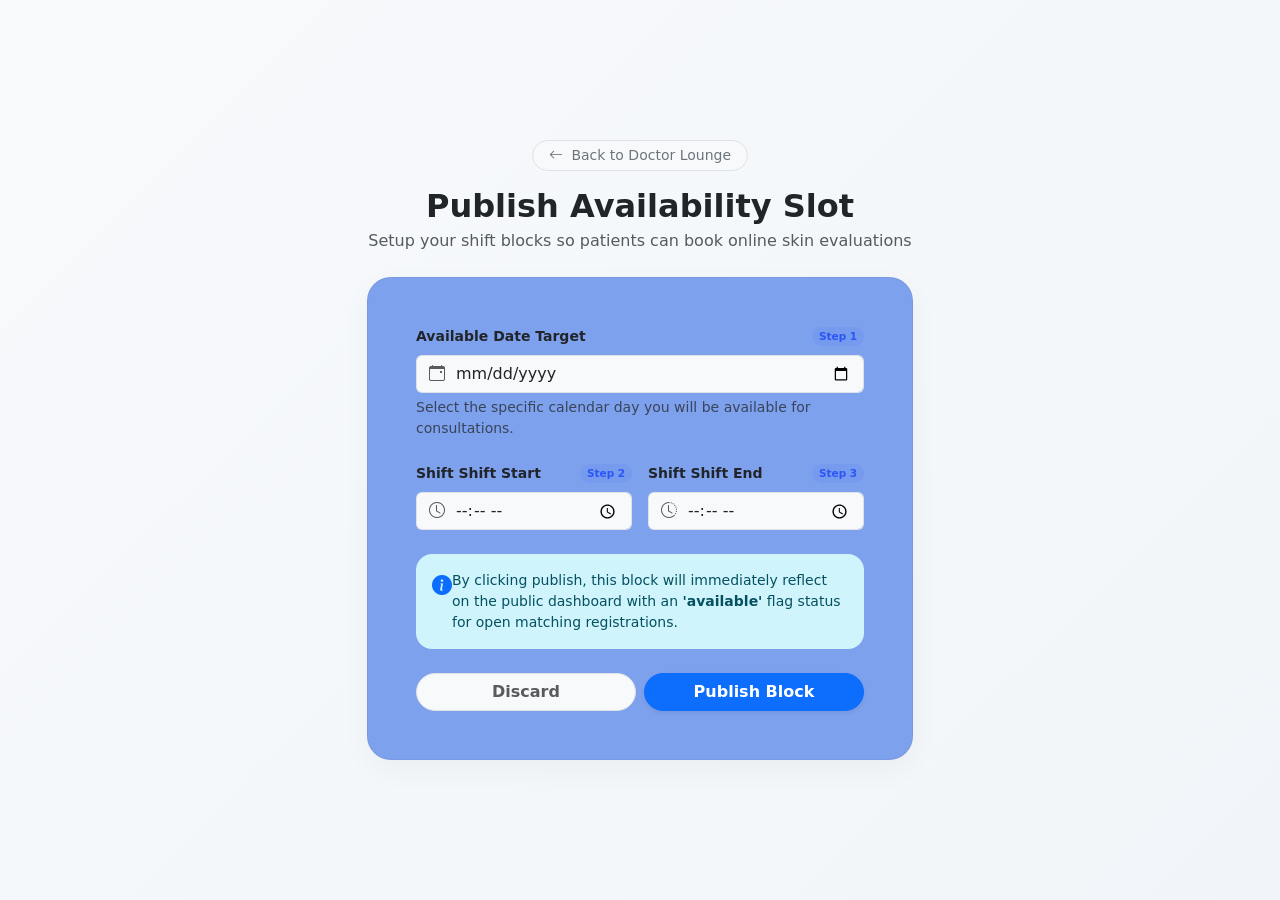
<file: templates/add_schedule.html>
<!DOCTYPE html>
<html lang="en">
<head>
    <meta charset="UTF-8">
    <meta name="viewport" content="width=device-width, initial-scale=1.0">
    <title>Create Schedule Block — DermaCare</title>
    <link href="https://cdn.jsdelivr.net/npm/bootstrap@5.3.0/dist/css/bootstrap.min.css" rel="stylesheet">
    <link rel="stylesheet" href="https://cdn.jsdelivr.net/npm/bootstrap-icons@1.11.0/font/bootstrap-icons.css">
    <style>
        body {
            background: linear-gradient(135deg, #f8fafc 0%, #f1f5f9 100%);
            min-height: 100vh;
            font-family: system-ui, -apple-system, sans-serif;
        }
        .form-card {
            background: rgb(126, 161, 237);
            border-radius: 24px;
            box-shadow: 0 10px 30px rgba(0, 0, 0, 0.04);
            border: 1px solid rgba(0,0,0,0.05);
        }
        .badge-step {
            background: rgba(43, 86, 245, 0.1);
            color: #2b56f5;
            font-weight: 700;
        }
    </style>
</head>
<body class="d-flex align-items-center py-5">

<div class="container">
    <div class="row justify-content-center">
        <div class="col-lg-6 col-md-8">
            
            <div class="text-center mb-4">
                <a href="/doctor_dashboard" class="btn btn-sm btn-light rounded-pill border px-3 text-secondary mb-3">
                    <i class="bi bi-arrow-left me-1"></i> Back to Doctor Lounge
                </a>
                <h2 class="fw-bold text-dark m-0">Publish Availability Slot</h2>
                <p class="text-muted mt-1">Setup your shift blocks so patients can book online skin evaluations</p>
            </div>

            <div class="form-card card p-4 p-md-5">
                <form action="/add_schedule" method="POST">
                    
                    <div class="mb-4">
                        <label class="form-label fw-bold text-dark small d-flex align-items-center justify-content-between">
                            <span>Available Date Target</span>
                            <span class="badge badge-step rounded-pill px-2.5 py-1 small">Step 1</span>
                        </label>
                        <div class="input-group">
                            <span class="input-group-text bg-light border-end-0 text-muted"><i class="bi bi-calendar-event"></i></span>
                            <input type="date" name="available_date" class="form-control bg-light border-start-0 ps-0" required>
                        </div>
                        <div class="form-text text-muted small">Select the specific calendar day you will be available for consultations.</div>
                    </div>

                    <div class="row g-3 mb-4">
                        <div class="col-sm-6">
                            <label class="form-label fw-bold text-dark small d-flex align-items-center justify-content-between">
                                <span>Shift Shift Start</span>
                                <span class="badge badge-step rounded-pill px-2.5 py-1 small">Step 2</span>
                            </label>
                            <div class="input-group">
                                <span class="input-group-text bg-light border-end-0 text-muted"><i class="bi bi-clock"></i></span>
                                <input type="time" name="start_time" class="form-control bg-light border-start-0 ps-0" placeholder="09:00 AM" required>
                            </div>
                        </div>
                        
                        <div class="col-sm-6">
                            <label class="form-label fw-bold text-dark small d-flex align-items-center justify-content-between">
                                <span>Shift Shift End</span>
                                <span class="badge badge-step rounded-pill px-2.5 py-1 small">Step 3</span>
                            </label>
                            <div class="input-group">
                                <span class="input-group-text bg-light border-end-0 text-muted"><i class="bi bi-clock-history"></i></span>
                                <input type="time" name="end_time" class="form-control bg-light border-start-0 ps-0" placeholder="12:00 PM" required>
                            </div>
                        </div>
                    </div>

                    <div class="alert alert-info border-0 rounded-4 p-3 d-flex align-items-start gap-2.5 mb-4">
                        <i class="bi bi-info-circle-fill text-primary fs-5 mt-0.5"></i>
                        <div class="small text-dark-50">
                            By clicking publish, this block will immediately reflect on the public dashboard with an <strong>'available'</strong> flag status for open matching registrations.
                        </div>
                    </div>

                    <div class="row g-2">
                        <div class="col-6">
                            <a href="/doctor_dashboard" class="btn btn-light border w-100 rounded-pill py-2.5 fw-bold text-muted">Discard</a>
                        </div>
                        <div class="col-6">
                            <button type="submit" class="btn btn-primary w-100 rounded-pill py-2.5 fw-bold shadow-sm">Publish Block</button>
                        </div>
                    </div>

                </form>
            </div>

        </div>
    </div>
</div>

</body>
</html>
</file>
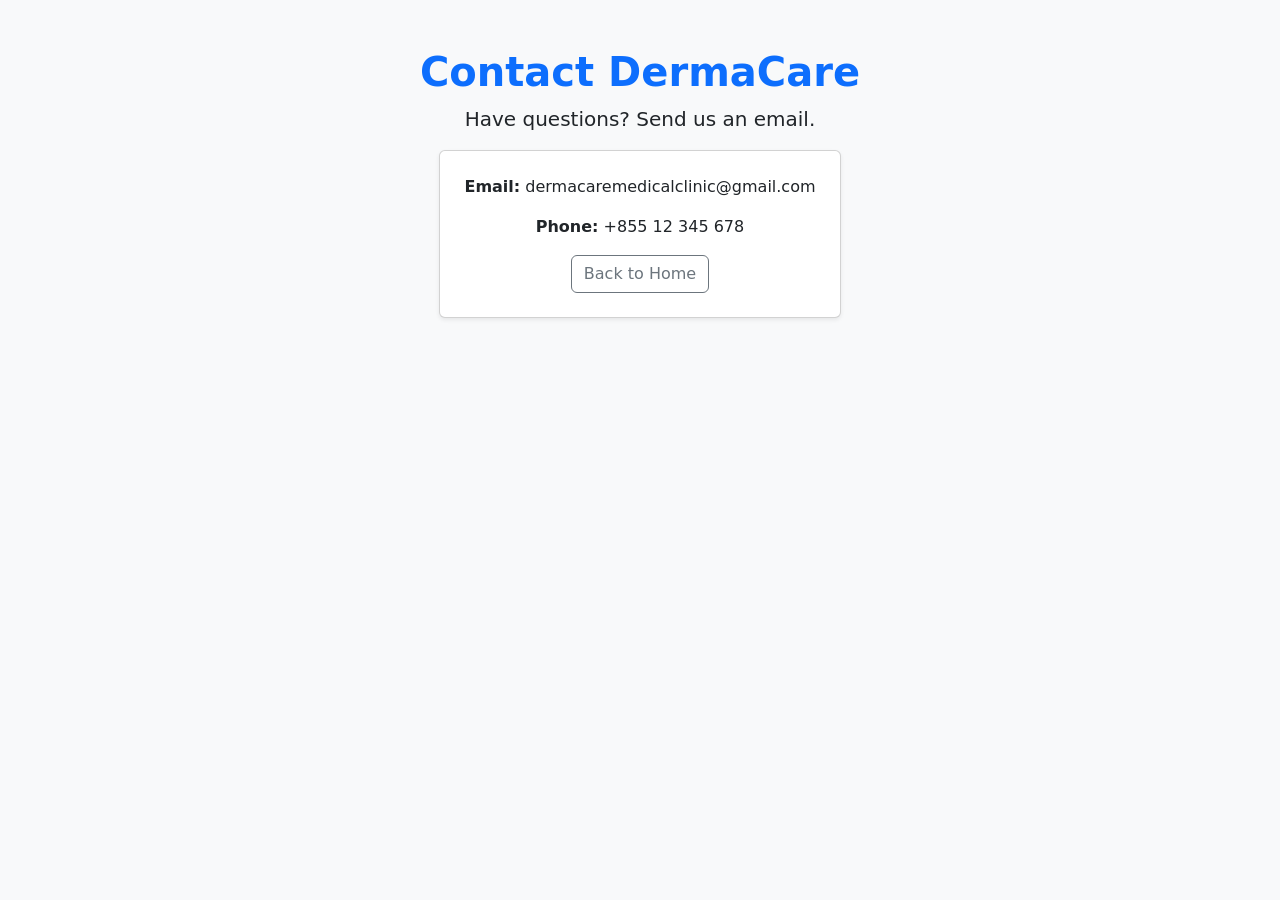
<file: templates/contact.html>
<!DOCTYPE html>
<html lang="en">
<head>
    <meta charset="UTF-8">
    <title>Contact Us - DermaCare</title>
    <link href="https://cdn.jsdelivr.net/npm/bootstrap@5.3.0/dist/css/bootstrap.min.css" rel="stylesheet">
</head>
<body class="bg-light text-center">
    <div class="container mt-5">
        <h1 class="text-primary fw-bold">Contact DermaCare</h1>
        <p class="lead">Have questions? Send us an email.</p>
        <div class="card d-inline-block p-4 shadow-sm">
            <p><strong>Email:</strong> dermacaremedicalclinic@gmail.com</p>
            <p><strong>Phone:</strong> +855 12 345 678</p>
            <a href="/" class="btn btn-outline-secondary">Back to Home</a>
        </div>
    </div>
</body>
</html>
</file>
